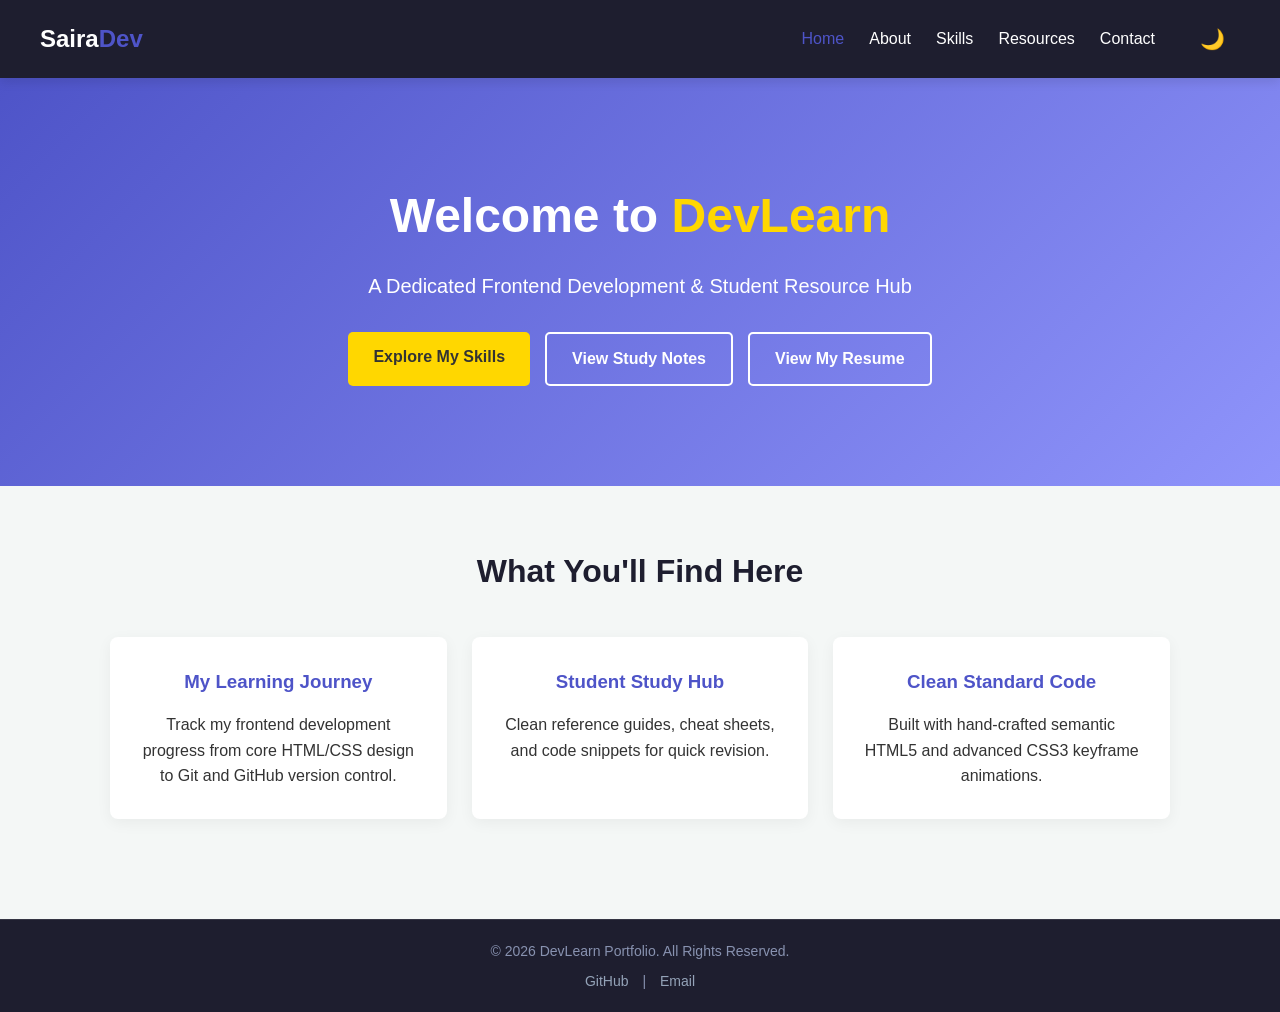
<file: index.html>
<!DOCTYPE html>
<html lang="en">

<head>
    <meta charset="UTF-8">
    <meta name="viewport" content="width=device-width, initial-scale=1.0">
    <title>Home - DevLearn Portfolio</title>
    <link rel="stylesheet" href="style.css">
</head>

<body>

    <!-- Header Navigation -->
    <header class="navbar">
        <div class="logo">Saira<span>Dev</span></div>
        <div class="nav-right-group">
            <!-- Hidden checkbox and hamburger label for pure CSS mobile menu toggle -->
            <input type="checkbox" id="menu-btn" class="menu-btn">
            <label for="menu-btn" class="hamburger">
                <span class="bar"></span>
                <span class="bar"></span>
                <span class="bar"></span>
            </label>


            <nav>
                <ul class="nav-links">
                    <li><a href="index.html" class="active">Home</a></li>
                    <li><a href="about.html">About</a></li>
                    <li><a href="skills.html">Skills</a></li>
                    <li><a href="resources.html">Resources</a></li>
                    <li><a href="contact.html">Contact</a></li>
                </ul>
            </nav>
            <!-- Pure CSS Dark Mode Toggle Checkbox & Icon -->
            <input type="checkbox" id="dark-btn" class="dark-btn">
            <label for="dark-btn" class="dark-icon" aria-label="Toggle dark mode">
                <span class="moon">🌙</span>
                <span class="sun">☀️</span>
            </label>
        </div>
    </header>

    <!-- Hero Section -->
    <section class="hero">
        <div class="hero-content">
            <h1>Welcome to <span class="highlight">DevLearn</span></h1>
            <p>A Dedicated Frontend Development & Student Resource Hub</p>
            <div class="btn-group">
                <a href="skills.html" class="btn primary-btn">Explore My Skills</a>
                <a href="resources.html" class="btn secondary-btn">View Study Notes</a>
                <a href="https://sayra26908.github.io/my-first-project/" class="btn secondary-btn" target="_blank">View
                    My Resume</a>
            </div>
        </div>
    </section>

    <!-- Quick Overview Section -->
    <section class="overview">
        <h2>What You'll Find Here</h2>
        <div class="overview-grid">
            <div class="overview-card">
                <h3>My Learning Journey</h3>
                <p>Track my frontend development progress from core HTML/CSS design to Git and GitHub version control.
                </p>
            </div>
            <div class="overview-card">
                <h3>Student Study Hub</h3>
                <p>Clean reference guides, cheat sheets, and code snippets for quick revision.</p>
            </div>
            <div class="overview-card">
                <h3>Clean Standard Code</h3>
                <p>Built with hand-crafted semantic HTML5 and advanced CSS3 keyframe animations.</p>
            </div>
        </div>
    </section>

    <!-- Footer with Social Links -->
    <footer class="site-footer">
        <p>&copy; 2026 DevLearn Portfolio. All Rights Reserved.</p>
        <div class="footer-socials">
            <a href="https://github.com/sayra26908" target="_blank">GitHub</a> |
            <a href="mailto:saira1235za@gmail.com">Email</a>
        </div>
    </footer>

</body>

</html>
</file>
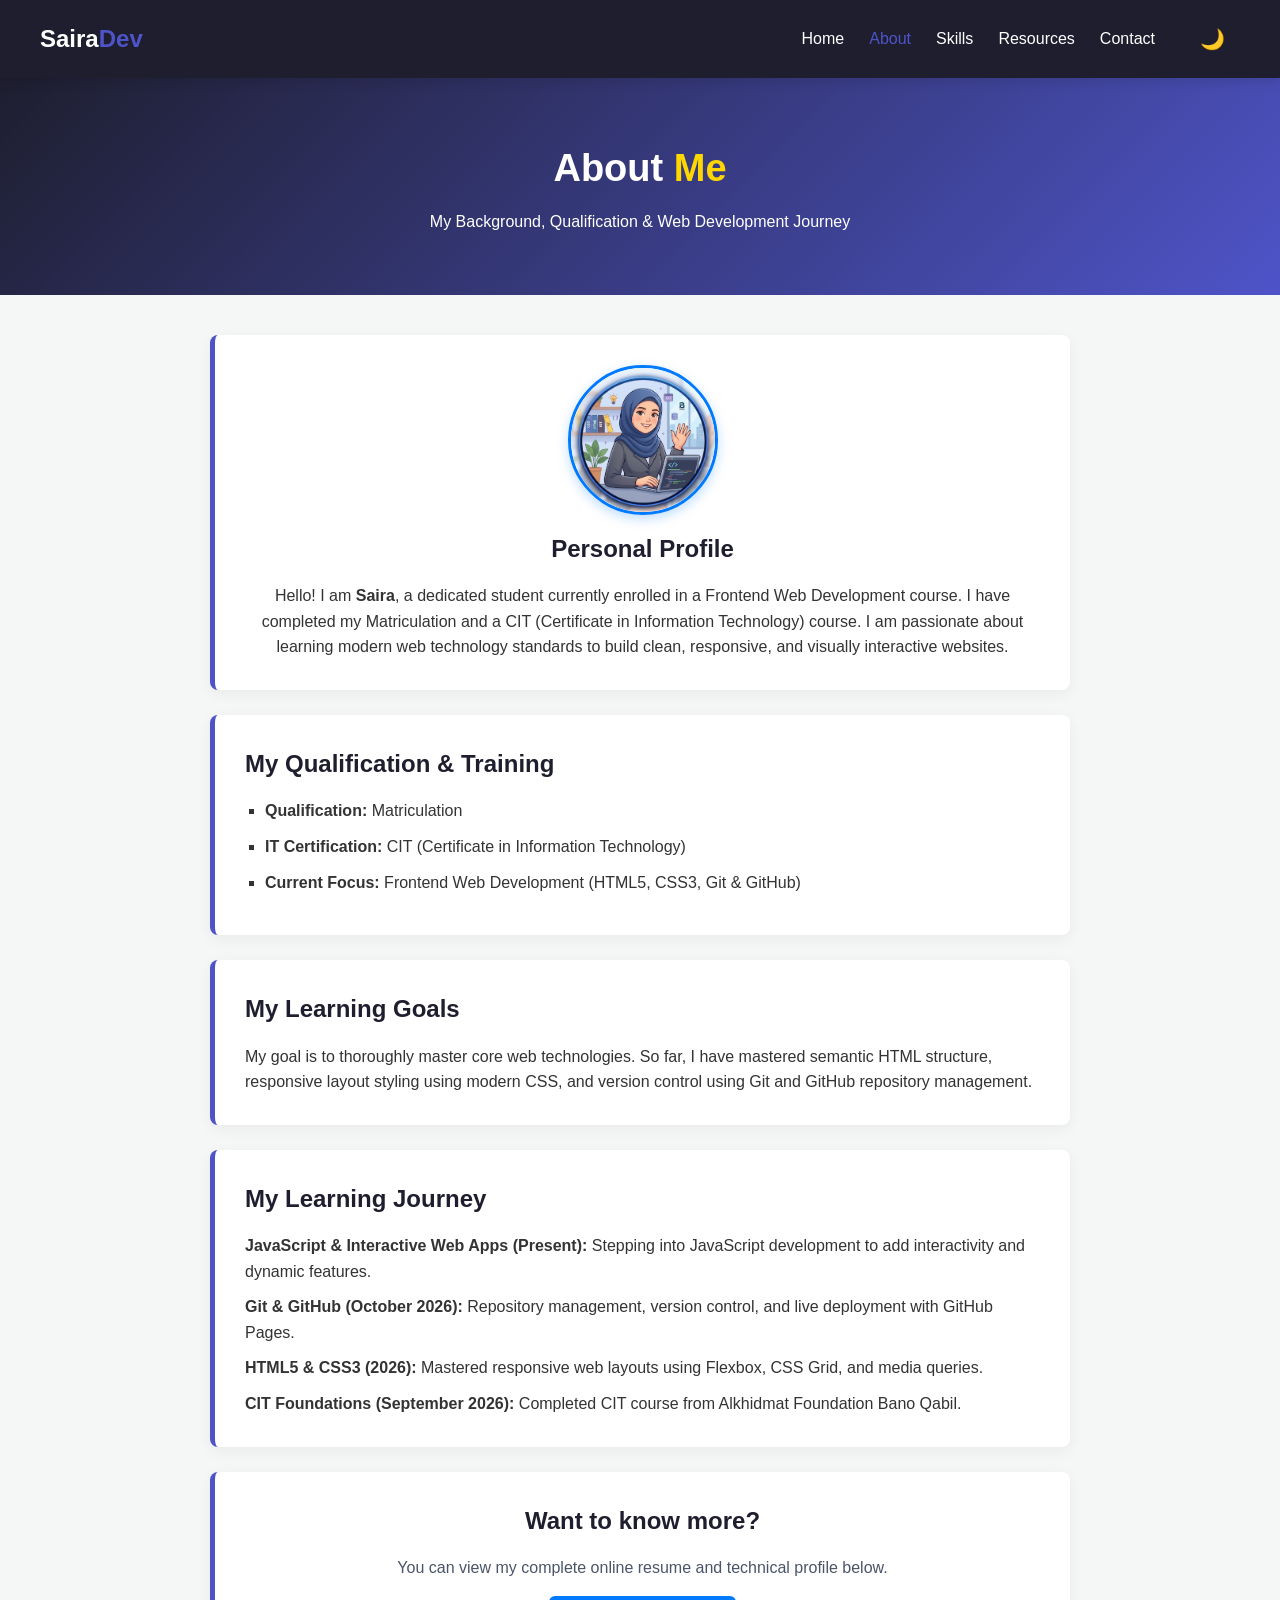
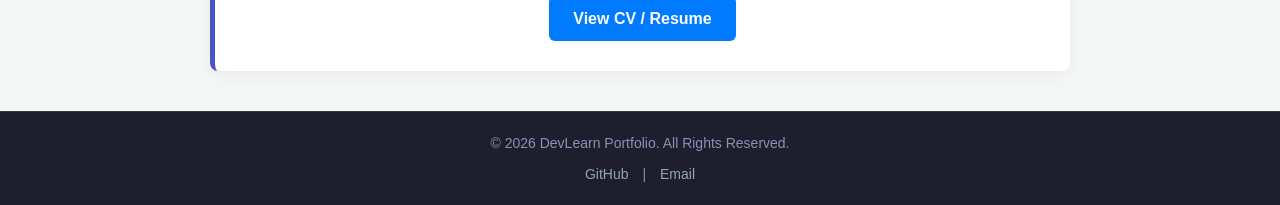
<file: about.html>
<!DOCTYPE html>
<html lang="en">

<head>
    <meta charset="UTF-8">
    <meta name="viewport" content="width=device-width, initial-scale=1.0">
    <title>About Me - DevLearn Portfolio</title>
    <link rel="stylesheet" href="style.css">
</head>

<body>

    <!-- Header Navigation -->
    <header class="navbar">
        <div class="logo">Saira<span>Dev</span></div>
        <div class="nav-right-group">
            <!-- Hidden checkbox and hamburger label for pure CSS mobile menu toggle -->
            <input type="checkbox" id="menu-btn" class="menu-btn">
            <label for="menu-btn" class="hamburger">
                <span class="bar"></span>
                <span class="bar"></span>
                <span class="bar"></span>
            </label>
            <nav>
                <ul class="nav-links">
                    <li><a href="index.html">Home</a></li>
                    <li><a href="about.html" class="active">About</a></li>
                    <li><a href="skills.html">Skills</a></li>
                    <li><a href="resources.html">Resources</a></li>
                    <li><a href="contact.html">Contact</a></li>
                </ul>
            </nav>
            <!-- Pure CSS Dark Mode Toggle Checkbox & Icon -->
            <input type="checkbox" id="dark-btn" class="dark-btn">
            <label for="dark-btn" class="dark-icon" aria-label="Toggle dark mode">
                <span class="moon">🌙</span>
                <span class="sun">☀️</span>
            </label>

    </header>

    <!-- Page Title Header -->
    <section class="page-header">
        <h1>About <span class="highlight">Me</span></h1>
        <p>My Background, Qualification & Web Development Journey</p>
    </section>

    <!-- About Detail Section -->
    <section class="about-container">

        <div class="about-card profile-card">
            <img src="./fa235d4a-0cde-44f4-909b-066ae76eba22.jpg" alt=" Saira - Female Developer Avatar"
                class="profile-avatar">
            <h2>Personal Profile</h2>
            <p>Hello! I am <strong>Saira</strong>, a dedicated student currently enrolled in a Frontend Web Development
                course. I have completed my Matriculation and a CIT (Certificate in Information Technology) course. I am
                passionate about learning modern web technology standards to build clean, responsive, and visually
                interactive websites.</p>
        </div>

        <div class="about-card">
            <h2>My Qualification & Training</h2>
            <ul>
                <li><strong>Qualification:</strong> Matriculation</li>
                <li><strong>IT Certification:</strong> CIT (Certificate in Information Technology)</li>
                <li><strong>Current Focus:</strong> Frontend Web Development (HTML5, CSS3, Git & GitHub)</li>
            </ul>
        </div>

        <div class="about-card">
            <h2>My Learning Goals</h2>
            <p>My goal is to thoroughly master core web technologies. So far, I have mastered semantic HTML structure,
                responsive layout styling using modern CSS, and version control using Git and GitHub repository
                management.</p>
        </div>

        <!-- : My Learning Journey -->
        <div class="about-card">
            <h2>My Learning Journey</h2>
            <p class="journey-item"><strong>JavaScript &amp; Interactive Web Apps (Present):</strong> Stepping into
                JavaScript development to add interactivity and dynamic features.</p>
            <p class="journey-item"><strong>Git &amp; GitHub (October 2026):</strong> Repository management, version
                control, and live deployment with GitHub Pages.</p>
            <p class="journey-item"><strong>HTML5 &amp; CSS3 (2026):</strong> Mastered responsive web layouts using
                Flexbox, CSS Grid, and media queries.</p>
            <p class="journey-item"><strong>CIT Foundations (September 2026):</strong> Completed CIT course from
                Alkhidmat Foundation Bano Qabil.</p>
        </div>

        <!-- View CV Card -->
        <div class="about-card cv-card">
            <h2>Want to know more?</h2>
            <p>You can view my complete online resume and technical profile below.</p>
            <a href="https://sayra26908.github.io/my-first-project/" target="_blank" class="download-btn">View CV /
                Resume</a>
        </div>

    </section>


    <!-- Footer with Social Links -->
    <footer class="site-footer">
        <p>&copy; 2026 DevLearn Portfolio. All Rights Reserved.</p>
        <div class="footer-socials">
            <a href="https://github.com/sayra26908" target="_blank">GitHub</a> |
            <a href="mailto:saira1235za@gmail.com">Email</a>
        </div>
    </footer>

</body>

</html>
</file>
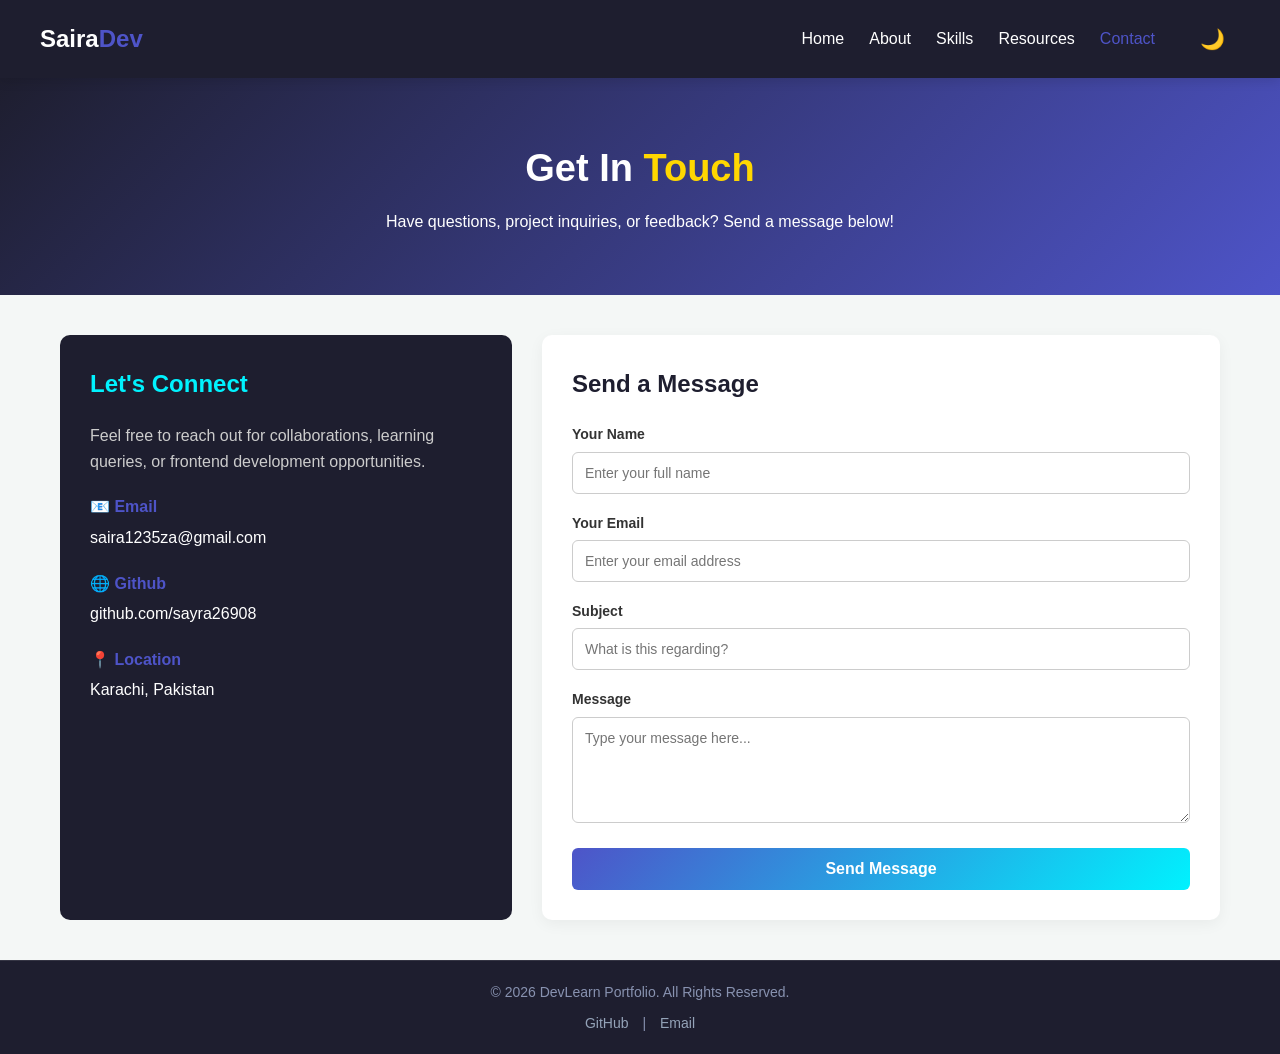
<file: contact.html>
<!DOCTYPE html>
<html lang="en">

<head>
    <meta charset="UTF-8">
    <meta name="viewport" content="width=device-width, initial-scale=1.0">
    <title>Contact Us - DevLearn</title>
    <link rel="stylesheet" href="style.css">
</head>

<body>

    <!-- Header Navigation -->
    <header class="navbar">
        <div class="logo">Saira<span>Dev</span></div>
        <div class="nav-right-group">
            <input type="checkbox" id="menu-btn" class="menu-btn">
            <label for="menu-btn" class="hamburger">
                <span class="bar"></span>
                <span class="bar"></span>
                <span class="bar"></span>
            </label>
            <nav>
                <ul class="nav-links">
                    <li><a href="index.html">Home</a></li>
                    <li><a href="about.html">About</a></li>
                    <li><a href="skills.html">Skills</a></li>
                    <li><a href="resources.html">Resources</a></li>
                    <li><a href="contact.html" class="active">Contact</a></li>
                </ul>
            </nav>
            <!-- Pure CSS Dark Mode Toggle Checkbox & Icon -->
            <input type="checkbox" id="dark-btn" class="dark-btn">
            <label for="dark-btn" class="dark-icon" aria-label="Toggle dark mode">
                <span class="moon">🌙</span>
                <span class="sun">☀️</span>
            </label>
        </div>
    </header>

    <!-- Page Title Header -->
    <section class="page-header">
        <h1>Get In <span class="highlight">Touch</span></h1>
        <p>Have questions, project inquiries, or feedback? Send a message below!</p>
    </section>

    <!-- Contact Section -->
    <section class="contact-container">

        <!-- Contact Info Box -->
        <div class="contact-info">
            <h2>Let's Connect</h2>
            <p>Feel free to reach out for collaborations, learning queries, or frontend development opportunities.</p>

            <div class="info-item">
                <h3>📧 Email</h3>
                <p><a href="mailto:saira1235za@gmail.com">saira1235za@gmail.com</a></p>
            </div>

            <div class="info-item">
                <h3>🌐 Github</h3>
                <p><a href="https://github.com/sayra26908" target="_blank">github.com/sayra26908</a></p>
            </div>

            <div class="info-item">
                <h3>📍 Location</h3>
                <p>Karachi, Pakistan</p>
            </div>
        </div>

        <!-- Contact Form -->
        <div class="contact-form-card">
            <h2>Send a Message</h2>
            <form action="#" method="POST" class="contact-form">
                <div class="form-group">
                    <label for="name">Your Name</label>
                    <input type="text" id="name" name="name" placeholder="Enter your full name" required>
                </div>

                <div class="form-group">
                    <label for="email">Your Email</label>
                    <input type="email" id="email" name="email" placeholder="Enter your email address" required>
                </div>

                <div class="form-group">
                    <label for="subject">Subject</label>
                    <input type="text" id="subject" name="subject" placeholder="What is this regarding?" required>
                </div>

                <div class="form-group">
                    <label for="message">Message</label>
                    <textarea id="message" name="message" rows="5" placeholder="Type your message here..."
                        required></textarea>
                </div>

                <button type="submit" class="btn-submit">Send Message</button>
            </form>
        </div>

    </section>

    <!-- Footer with Social Links -->
    <footer class="site-footer">
        <p>&copy; 2026 DevLearn Portfolio. All Rights Reserved.</p>
        <div class="footer-socials">
            <a href="https://github.com/sayra26908" target="_blank">GitHub</a> |
            <a href="mailto:saira1235za@gmail.com">Email</a>
        </div>
    </footer>

</body>

</html>
</file>
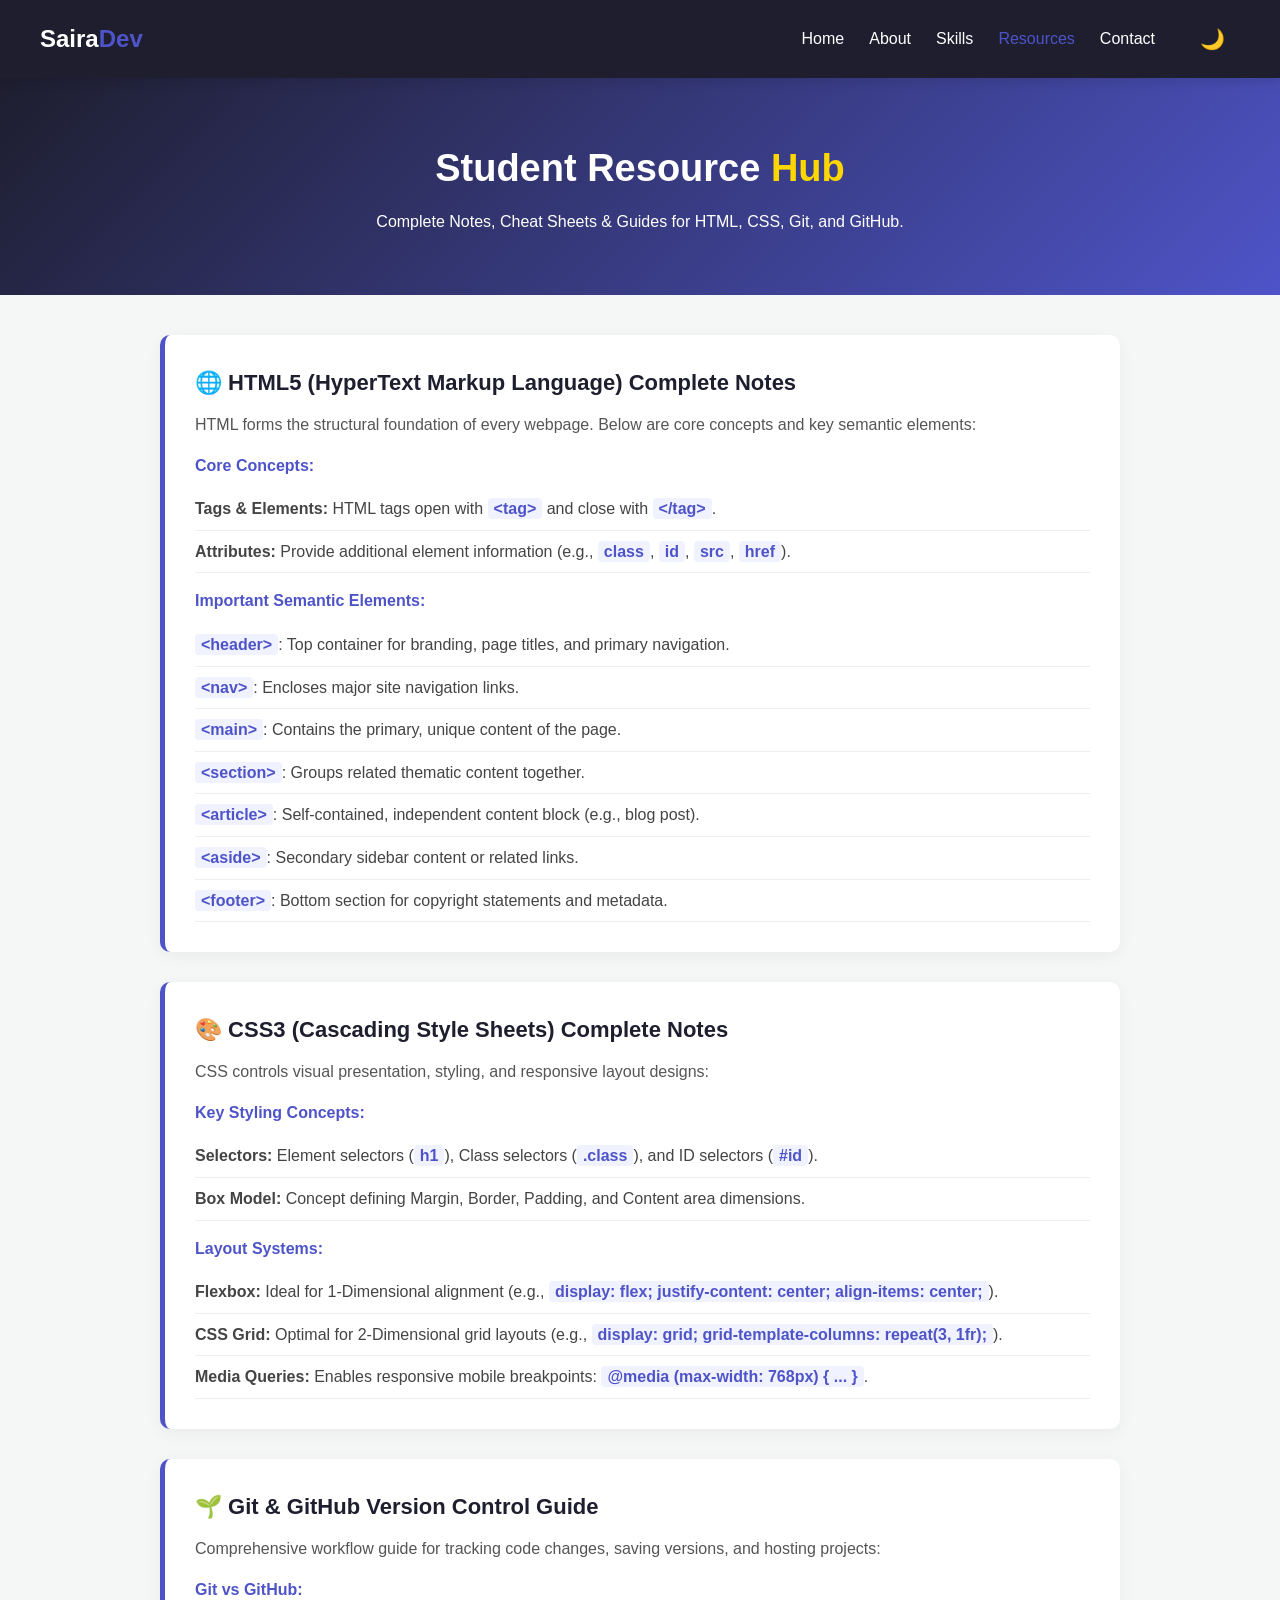
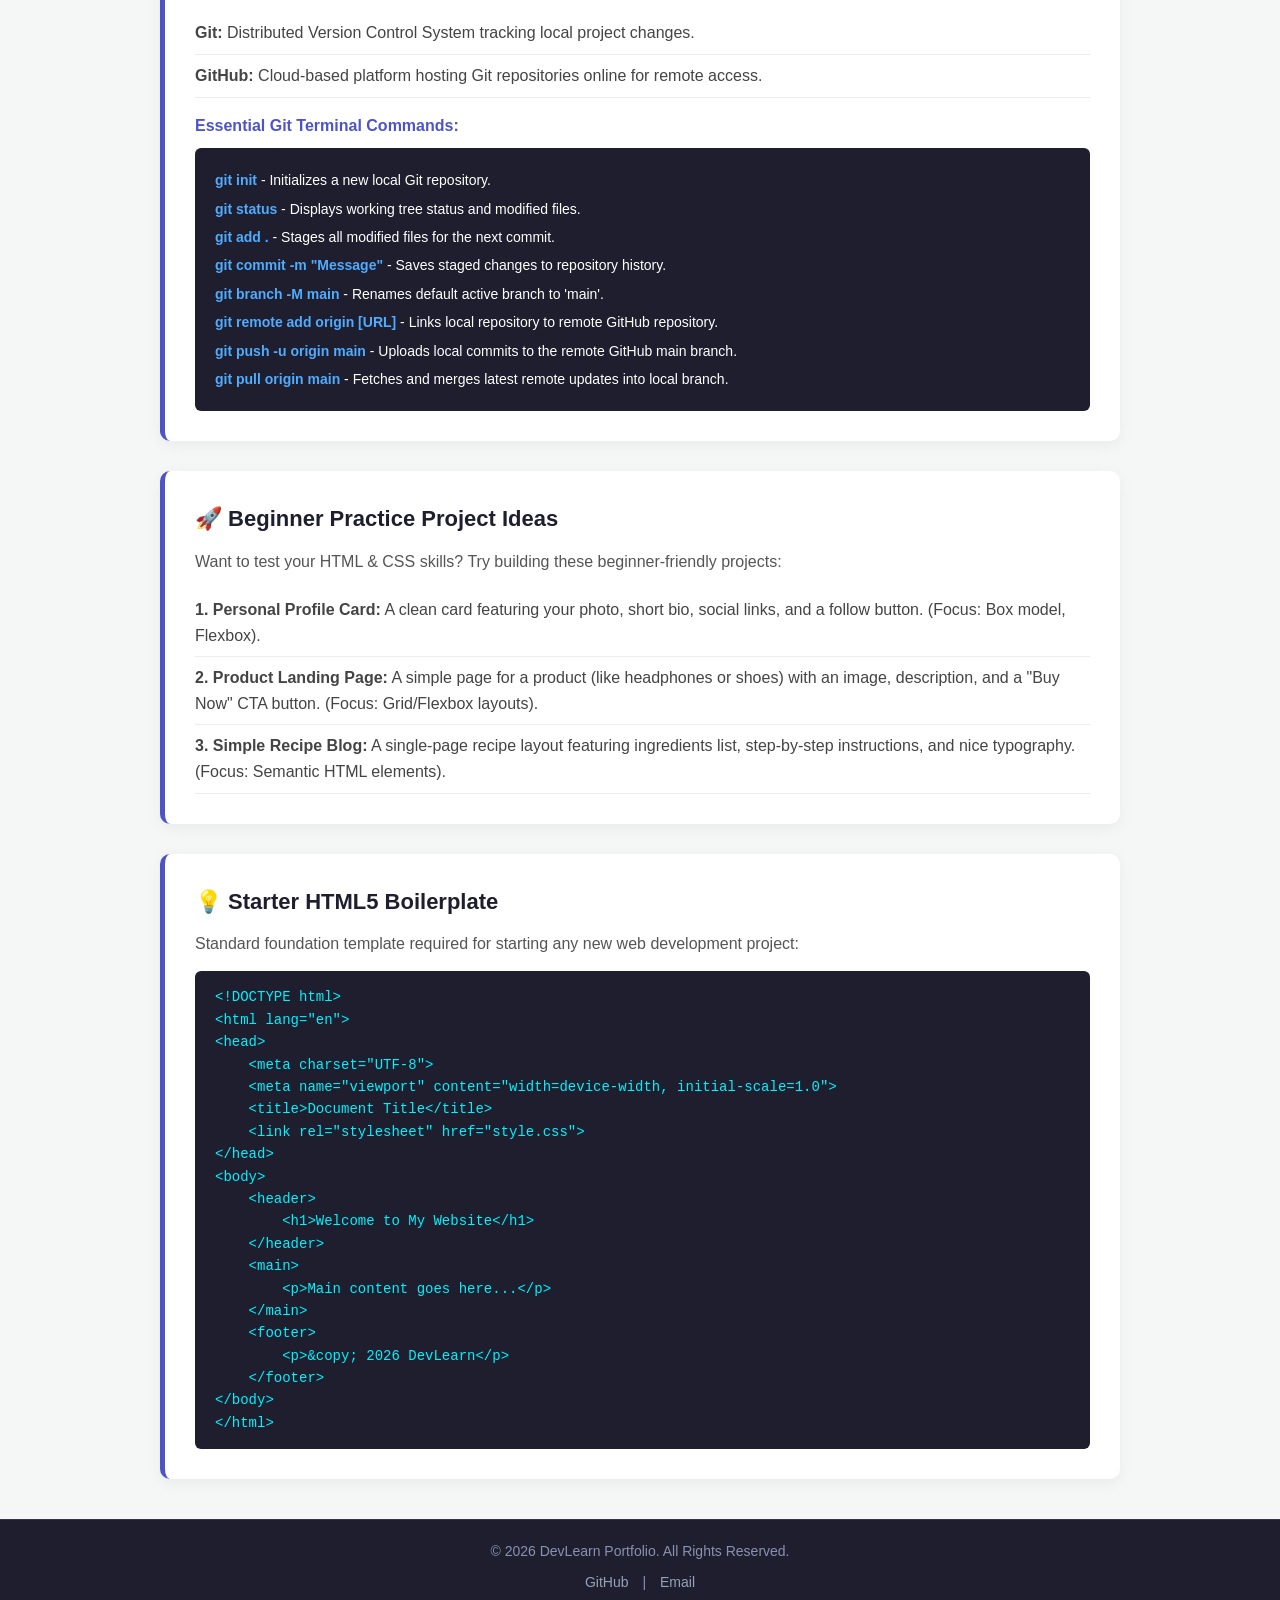
<file: resources.html>
<!DOCTYPE html>
<html lang="en">

<head>
    <meta charset="UTF-8">
    <meta name="viewport" content="width=device-width, initial-scale=1.0">
    <title>Student Resources Hub - DevLearn</title>
    <link rel="stylesheet" href="style.css">
</head>

<body>

    <!-- Header Navigation -->
    <header class="navbar">
        <div class="logo">Saira<span>Dev</span></div>
        <div class="nav-right-group">
            <!-- Hidden checkbox and hamburger label for pure CSS mobile menu toggle -->
            <input type="checkbox" id="menu-btn" class="menu-btn">
            <label for="menu-btn" class="hamburger">
                <span class="bar"></span>
                <span class="bar"></span>
                <span class="bar"></span>
            </label>
            <nav>
                <ul class="nav-links">
                    <li><a href="index.html">Home</a></li>
                    <li><a href="about.html">About</a></li>
                    <li><a href="skills.html">Skills</a></li>
                    <li><a href="resources.html" class="active">Resources</a></li>
                    <li><a href="contact.html">Contact</a></li>
                </ul>
            </nav>
            <!-- Pure CSS Dark Mode Toggle Checkbox & Icon -->
            <input type="checkbox" id="dark-btn" class="dark-btn">
            <label for="dark-btn" class="dark-icon" aria-label="Toggle dark mode">
                <span class="moon">🌙</span>
                <span class="sun">☀️</span>
            </label>
        </div>
    </header>

    <!-- Page Title Header -->
    <section class="page-header">
        <h1>Student Resource <span class="highlight">Hub</span></h1>
        <p>Complete Notes, Cheat Sheets & Guides for HTML, CSS, Git, and GitHub.</p>
    </section>

    <!-- Resource Content Section -->
    <section class="resources-container">

        <!-- 1. HTML5 COMPLETE GUIDE -->
        <div class="resource-card">
            <h2>🌐 HTML5 (HyperText Markup Language) Complete Notes</h2>
            <p>HTML forms the structural foundation of every webpage. Below are core concepts and key semantic elements:
            </p>

            <h3>Core Concepts:</h3>
            <ul class="resource-list">
                <li><strong>Tags &amp; Elements:</strong> HTML tags open with <code>&lt;tag&gt;</code> and close with
                    <code>&lt;/tag&gt;</code>.
                </li>
                <li><strong>Attributes:</strong> Provide additional element information (e.g., <code>class</code>,
                    <code>id</code>, <code>src</code>, <code>href</code>).
                </li>
            </ul>

            <h3>Important Semantic Elements:</h3>
            <ul class="resource-list">
                <li><code>&lt;header&gt;</code>: Top container for branding, page titles, and primary navigation.</li>
                <li><code>&lt;nav&gt;</code>: Encloses major site navigation links.</li>
                <li><code>&lt;main&gt;</code>: Contains the primary, unique content of the page.</li>
                <li><code>&lt;section&gt;</code>: Groups related thematic content together.</li>
                <li><code>&lt;article&gt;</code>: Self-contained, independent content block (e.g., blog post).</li>
                <li><code>&lt;aside&gt;</code>: Secondary sidebar content or related links.</li>
                <li><code>&lt;footer&gt;</code>: Bottom section for copyright statements and metadata.</li>
            </ul>
        </div>

        <!-- 2. CSS3 COMPLETE GUIDE -->
        <div class="resource-card">
            <h2>🎨 CSS3 (Cascading Style Sheets) Complete Notes</h2>
            <p>CSS controls visual presentation, styling, and responsive layout designs:</p>

            <h3>Key Styling Concepts:</h3>
            <ul class="resource-list">
                <li><strong>Selectors:</strong> Element selectors (<code>h1</code>), Class selectors
                    (<code>.class</code>), and ID selectors (<code>#id</code>).</li>
                <li><strong>Box Model:</strong> Concept defining Margin, Border, Padding, and Content area dimensions.
                </li>
            </ul>

            <h3>Layout Systems:</h3>
            <ul class="resource-list">
                <li><strong>Flexbox:</strong> Ideal for 1-Dimensional alignment (e.g.,
                    <code>display: flex; justify-content: center; align-items: center;</code>).
                </li>
                <li><strong>CSS Grid:</strong> Optimal for 2-Dimensional grid layouts (e.g.,
                    <code>display: grid; grid-template-columns: repeat(3, 1fr);</code>).
                </li>
                <li><strong>Media Queries:</strong> Enables responsive mobile breakpoints:
                    <code>@media (max-width: 768px) { ... }</code>.
                </li>
            </ul>
        </div>

        <!-- 3. GIT & GITHUB COMPLETE GUIDE -->
        <div class="resource-card">
            <h2>🌱 Git &amp; GitHub Version Control Guide</h2>
            <p>Comprehensive workflow guide for tracking code changes, saving versions, and hosting projects:</p>

            <h3>Git vs GitHub:</h3>
            <ul class="resource-list">
                <li><strong>Git:</strong> Distributed Version Control System tracking local project changes.</li>
                <li><strong>GitHub:</strong> Cloud-based platform hosting Git repositories online for remote access.
                </li>
            </ul>

            <h3>Essential Git Terminal Commands:</h3>
            <div class="code-box">
                <p><code>git init</code> - Initializes a new local Git repository.</p>
                <p><code>git status</code> - Displays working tree status and modified files.</p>
                <p><code>git add .</code> - Stages all modified files for the next commit.</p>
                <p><code>git commit -m "Message"</code> - Saves staged changes to repository history.</p>
                <p><code>git branch -M main</code> - Renames default active branch to 'main'.</p>
                <p><code>git remote add origin [URL]</code> - Links local repository to remote GitHub repository.</p>
                <p><code>git push -u origin main</code> - Uploads local commits to the remote GitHub main branch.</p>
                <p><code>git pull origin main</code> - Fetches and merges latest remote updates into local branch.</p>
            </div>
        </div>

        <!-- 4. STUDENT PRACTICE PROJECT IDEAS -->
        <div class="resource-card">
            <h2>🚀 Beginner Practice Project Ideas</h2>
            <p>Want to test your HTML &amp; CSS skills? Try building these beginner-friendly projects:</p>

            <ul class="resource-list">
                <li><strong>1. Personal Profile Card:</strong> A clean card featuring your photo, short bio, social
                    links, and a follow button. (Focus: Box model, Flexbox).</li>
                <li><strong>2. Product Landing Page:</strong> A simple page for a product (like headphones or shoes)
                    with an image, description, and a "Buy Now" CTA button. (Focus: Grid/Flexbox layouts).</li>
                <li><strong>3. Simple Recipe Blog:</strong> A single-page recipe layout featuring ingredients list,
                    step-by-step instructions, and nice typography. (Focus: Semantic HTML elements).</li>
            </ul>
        </div>

        <!-- 5. HTML BOILERPLATE TEMPLATE -->
        <div class="resource-card">
            <h2>💡 Starter HTML5 Boilerplate</h2>
            <p>Standard foundation template required for starting any new web development project:</p>
            <pre class="code-block">
&lt;!DOCTYPE html&gt;
&lt;html lang="en"&gt;
&lt;head&gt;
    &lt;meta charset="UTF-8"&gt;
    &lt;meta name="viewport" content="width=device-width, initial-scale=1.0"&gt;
    &lt;title&gt;Document Title&lt;/title&gt;
    &lt;link rel="stylesheet" href="style.css"&gt;
&lt;/head&gt;
&lt;body&gt;
    &lt;header&gt;
        &lt;h1&gt;Welcome to My Website&lt;/h1&gt;
    &lt;/header&gt;
    &lt;main&gt;
        &lt;p&gt;Main content goes here...&lt;/p&gt;
    &lt;/main&gt;
    &lt;footer&gt;
        &lt;p&gt;&amp;copy; 2026 DevLearn&lt;/p&gt;
    &lt;/footer&gt;
&lt;/body&gt;
&lt;/html&gt;</pre>
        </div>

    </section>

    <!-- Footer with Social Links -->
    <footer class="site-footer">
        <p>&copy; 2026 DevLearn Portfolio. All Rights Reserved.</p>
        <div class="footer-socials">
            <a href="https://github.com/sayra26908" target="_blank">GitHub</a> |
            <a href="mailto:saira1235za@gmail.com">Email</a>
        </div>
    </footer>

</body>

</html>
</file>
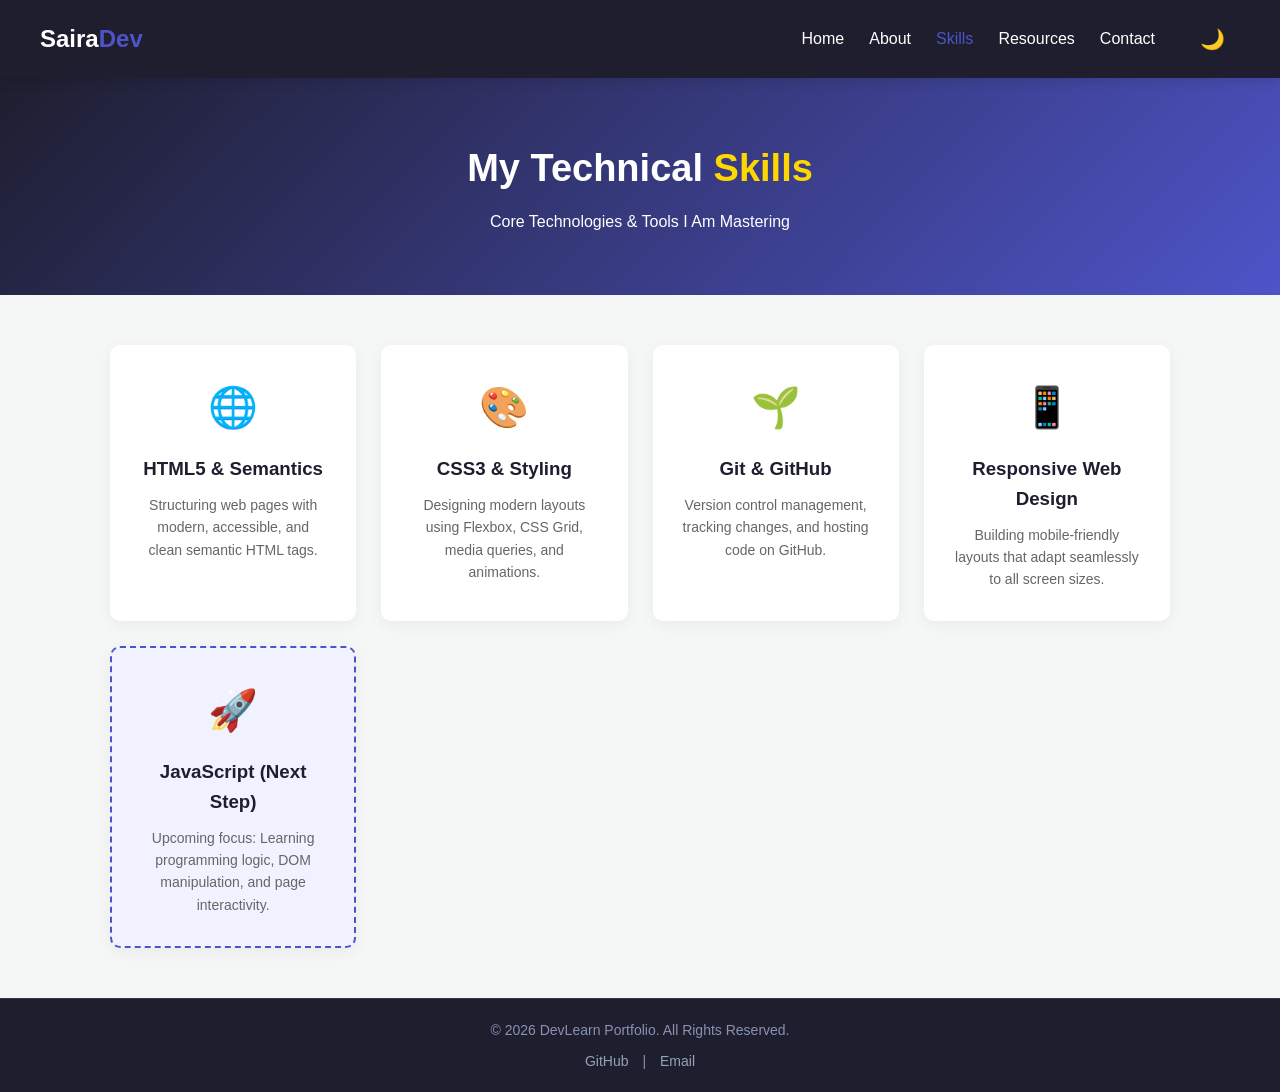
<file: skills.html>
<!DOCTYPE html>
<html lang="en">

<head>
    <meta charset="UTF-8">
    <meta name="viewport" content="width=device-width, initial-scale=1.0">
    <title>Skills - DevLearn Portfolio</title>
    <link rel="stylesheet" href="style.css">
</head>

<body>

    <!-- Header Navigation -->
    <header class="navbar">
        <div class="logo">Saira<span>Dev</span></div>
        <div class="nav-right-group">
            <!-- Hidden checkbox and hamburger label for pure CSS mobile menu toggle -->
            <input type="checkbox" id="menu-btn" class="menu-btn">
            <label for="menu-btn" class="hamburger">
                <span class="bar"></span>
                <span class="bar"></span>
                <span class="bar"></span>
            </label>
            <nav>
                <ul class="nav-links">
                    <li><a href="index.html">Home</a></li>
                    <li><a href="about.html">About</a></li>
                    <li><a href="skills.html" class="active">Skills</a></li>
                    <li><a href="resources.html">Resources</a></li>
                    <li><a href="contact.html">Contact</a></li>
                </ul>
            </nav>
            <!-- Pure CSS Dark Mode Toggle Checkbox & Icon -->
            <input type="checkbox" id="dark-btn" class="dark-btn">
            <label for="dark-btn" class="dark-icon" aria-label="Toggle dark mode">
                <span class="moon">🌙</span>
                <span class="sun">☀️</span>
            </label>
        </div>
    </header>

    <!-- Page Title Header -->
    <section class="page-header">
        <h1>My Technical <span class="highlight">Skills</span></h1>
        <p>Core Technologies & Tools I Am Mastering</p>
    </section>

    <!-- Skills Grid Section -->
    <section class="skills-container">
        <div class="skills-grid">
            <div class="skill-card">
                <div class="skill-icon">🌐</div>
                <h3>HTML5 & Semantics</h3>
                <p>Structuring web pages with modern, accessible, and clean semantic HTML tags.</p>
            </div>

            <div class="skill-card">
                <div class="skill-icon">🎨</div>
                <h3>CSS3 & Styling</h3>
                <p>Designing modern layouts using Flexbox, CSS Grid, media queries, and animations.</p>
            </div>

            <div class="skill-card">
                <div class="skill-icon">🌱</div>
                <h3>Git & GitHub</h3>
                <p>Version control management, tracking changes, and hosting code on GitHub.</p>
            </div>

            <div class="skill-card">
                <div class="skill-icon">📱</div>
                <h3>Responsive Web Design</h3>
                <p>Building mobile-friendly layouts that adapt seamlessly to all screen sizes.</p>
            </div>

            <div class="skill-card upcoming-skill">
                <div class="skill-icon">🚀</div>
                <h3>JavaScript (Next Step)</h3>
                <p>Upcoming focus: Learning programming logic, DOM manipulation, and page interactivity.</p>
            </div>
        </div>
    </section>

    <!-- Footer with Social Links -->
    <footer class="site-footer">
        <p>&copy; 2026 DevLearn Portfolio. All Rights Reserved.</p>
        <div class="footer-socials">
            <a href="https://github.com/sayra26908" target="_blank">GitHub</a> |
            <a href="mailto:saira1235za@gmail.com">Email</a>
        </div>
    </footer>

</body>

</html>
</file>
<file: style.css>
/* Global Reset & Styling */
* {
    margin: 0;
    padding: 0;
    box-sizing: border-box;
    font-family: 'Segoe UI', Tahoma, Geneva, Verdana, sans-serif;
}

body {
    background-color: #f4f7f6;
    color: #333;
    line-height: 1.6;
}

/* Header & Navigation */
.navbar {
    display: flex;
    justify-content: space-between;
    align-items: center;
    background: #1e1e2f;
    padding: 20px 40px;
    color: white;
    position: sticky;
    top: 0;
    z-index: 1000;
    box-shadow: 0 4px 10px rgba(0, 0, 0, 0.1);
}

.logo {
    font-size: 24px;
    font-weight: bold;
}

.logo span {
    color: #4e54c8;
}

.nav-links {
    list-style: none;
    display: flex;
    gap: 30px;
    align-items: center;
}

.nav-links a {
    text-decoration: none;
    color: #fff;
    font-weight: 500;
    transition: color 0.3s ease;
}

.nav-links a:hover,
.nav-links a.active {
    color: #4e54c8;
}

/* Hero Section with Animation */
.hero {
    background: linear-gradient(135deg, #4e54c8, #8f94fb);
    color: white;
    text-align: center;
    padding: 100px 20px;
    animation: fadeIn 1.5s ease-in-out;
}

.hero-content h1 {
    font-size: 48px;
    margin-bottom: 15px;
}

.hero-content .highlight {
    color: #ffd700;
}

.hero-content p {
    font-size: 20px;
    margin-bottom: 30px;
}

.btn-group {
    display: flex;
    justify-content: center;
    gap: 15px;
}

.btn {
    display: inline-block;
    padding: 12px 25px;
    border-radius: 5px;
    text-decoration: none;
    font-weight: bold;
    transition: transform 0.3s ease, box-shadow 0.3s ease;
}

.primary-btn {
    background-color: #ffd700;
    color: #333;
}

.secondary-btn {
    background-color: transparent;
    border: 2px solid white;
    color: white;
}

.btn:hover {
    transform: translateY(-3px);
    box-shadow: 0 8px 15px rgba(0, 0, 0, 0.2);
}

/* Overview Section */
.overview {
    padding: 60px 20px;
    text-align: center;
    max-width: 1100px;
    margin: 0 auto;
}

.overview h2 {
    font-size: 32px;
    margin-bottom: 40px;
    color: #1e1e2f;
}

.overview-grid {
    display: grid;
    grid-template-columns: repeat(auto-fit, minmax(300px, 1fr));
    gap: 25px;
}

.overview-card {
    background: white;
    padding: 30px;
    border-radius: 8px;
    box-shadow: 0 4px 15px rgba(0, 0, 0, 0.05);
    transition: transform 0.3s ease, box-shadow 0.3s ease;
}

.overview-card:hover {
    transform: translateY(-5px);
    box-shadow: 0 10px 25px rgba(0, 0, 0, 0.1);
}

.overview-card h3 {
    margin-bottom: 15px;
    color: #4e54c8;
}

/* Page Header Section (For About, Skills, etc.) */
.page-header {
    background: linear-gradient(135deg, #1e1e2f, #4e54c8);
    color: white;
    text-align: center;
    padding: 60px 20px;
}

.page-header h1 {
    font-size: 38px;
    margin-bottom: 10px;
}

.page-header .highlight {
    color: #ffd700;
}

/* About Container & Cards */
.about-container {
    max-width: 900px;
    margin: 40px auto;
    padding: 0 20px;
    display: flex;
    flex-direction: column;
    gap: 25px;
}

.about-card {
    background: white;
    padding: 30px;
    border-radius: 8px;
    box-shadow: 0 4px 15px rgba(0, 0, 0, 0.05);
    border-left: 5px solid #4e54c8;
    transition: transform 0.3s ease;
}

.about-card:hover {
    transform: translateX(5px);
}

.about-card h2 {
    color: #1e1e2f;
    margin-bottom: 15px;
}

.about-card ul {
    list-style: square;
    padding-left: 20px;
}

.about-card ul li {
    margin-bottom: 10px;
}

/* Footer */
footer {
    text-align: center;
    background: #1e1e2f;
    color: white;
    padding: 20px;
    margin-top: 50px;
}

/* Keyframe Animations */
@keyframes fadeIn {
    from {
        opacity: 0;
        transform: translateY(-20px);
    }

    to {
        opacity: 1;
        transform: translateY(0);
    }
}

/* Skills Page Styling */
.skills-container {
    max-width: 1100px;
    margin: 50px auto;
    padding: 0 20px;
}

.skills-grid {
    display: grid;
    grid-template-columns: repeat(auto-fit, minmax(240px, 1fr));
    gap: 25px;
}

.skill-card {
    background: white;
    padding: 30px;
    border-radius: 10px;
    text-align: center;
    box-shadow: 0 4px 15px rgba(0, 0, 0, 0.05);
    transition: transform 0.3s ease, box-shadow 0.3s ease;
}

.skill-card:hover {
    transform: translateY(-8px);
    box-shadow: 0 12px 20px rgba(78, 84, 200, 0.15);
}

.skill-icon {
    font-size: 40px;
    margin-bottom: 15px;
}

.skill-card h3 {
    color: #1e1e2f;
    margin-bottom: 10px;
}

.skill-card p {
    color: #666;
    font-size: 14px;
}

/* Upcoming JavaScript Skill Card Styling */
.upcoming-skill {
    border: 2px dashed #4e54c8;
    background: #f0f2ff;
}

/* Resources Page Styling */
.resources-container {
    max-width: 1000px;
    margin: 40px auto;
    padding: 0 20px;
    display: flex;
    flex-direction: column;
    gap: 30px;
}

.resource-card {
    background: white;
    padding: 30px;
    border-radius: 10px;
    box-shadow: 0 4px 15px rgba(0, 0, 0, 0.05);
    border-left: 5px solid #4e54c8;
}

.resource-card h2 {
    color: #1e1e2f;
    margin-bottom: 12px;
    font-size: 22px;
}

.resource-card h3 {
    color: #4e54c8;
    margin: 15px 0 10px 0;
    font-size: 16px;
}

.resource-card p {
    color: #555;
    margin-bottom: 15px;
    line-height: 1.6;
}

.resource-list {
    list-style-type: none;
    padding: 0;
}

.resource-list li {
    padding: 8px 0;
    border-bottom: 1px solid #eee;
    color: #444;
}

.resource-list code {
    background: #f0f2ff;
    color: #4e54c8;
    padding: 2px 6px;
    border-radius: 4px;
    font-weight: bold;
}

/* Code Boxes Styling */
.code-box,
.code-block {
    background: #1e1e2f;
    color: #00f2fe;
    padding: 15px 20px;
    border-radius: 6px;
    font-family: 'Courier New', Courier, monospace;
    font-size: 14px;
    overflow-x: auto;
    line-height: 1.6;
}

.code-box p {
    margin: 6px 0;
    color: #fff;
}

.code-box code {
    color: #4facfe;
    font-weight: bold;
}

/* Contact Page Styling */
.contact-container {
    width: 100%;
    max-width: 1200px;
    margin: 40px auto;
    padding: 0 20px;
    display: grid;
    grid-template-columns: 1fr 1.5fr;
    gap: 30px;
    justify-content: center;
}


.contact-info {
    background: #1e1e2f;
    color: white;
    padding: 30px;
    border-radius: 10px;
    display: flex;
    flex-direction: column;
    gap: 20px;
}

.contact-info h2 {
    color: #00f2fe;
    font-size: 24px;
}

.contact-info p {
    color: #ccc;
    line-height: 1.6;
}

.info-item h3 {
    color: #4e54c8;
    font-size: 16px;
    margin-bottom: 5px;
}

.info-item p {
    color: #fff;
    font-weight: 500;
}

.contact-form-card {
    background: white;
    padding: 30px;
    border-radius: 10px;
    box-shadow: 0 4px 15px rgba(0, 0, 0, 0.05);
}

.contact-form-card h2 {
    color: #1e1e2f;
    margin-bottom: 20px;
}

.form-group {
    margin-bottom: 18px;
}

.form-group label {
    display: block;
    margin-bottom: 6px;
    color: #333;
    font-weight: bold;
    font-size: 14px;
}

.form-group input,
.form-group textarea {
    width: 100%;
    padding: 12px;
    border: 1px solid #ccc;
    border-radius: 6px;
    font-size: 14px;
    font-family: inherit;
    transition: border-color 0.3s ease;
}

.form-group input:focus,
.form-group textarea:focus {
    outline: none;
    border-color: #4e54c8;
}

.btn-submit {
    background: linear-gradient(135deg, #4e54c8, #00f2fe);
    color: white;
    padding: 12px 25px;
    border: none;
    border-radius: 6px;
    font-size: 16px;
    font-weight: bold;
    cursor: pointer;
    transition: opacity 0.3s ease;
    width: 100%;
}

.btn-submit:hover {
    opacity: 0.9;
}

/* ---  Smooth Hover Animation for Buttons --- */
.btn {
    transition: transform 0.3s ease, box-shadow 0.3s ease;
}

.btn:hover {
    transform: translateY(-3px);
    box-shadow: 0 6px 15px rgba(0, 242, 254, 0.3);
}

/* --- Clean Footer Style --- */
.site-footer {
    text-align: center;
    padding: 20px 0;
    margin-top: 40px;
    border-top: 1px solid rgba(255, 255, 255, 0.1);
    color: #8892b0;
    font-size: 14px;
}

.journey-item {
    margin-top: 10px;
}

/* --- Footer Social Links Styling --- */
.site-footer .footer-socials {
    margin-top: 8px;
}

.site-footer .footer-socials a {
    color: #94a3b8;
    margin: 0 10px;
    text-decoration: none;
    transition: color 0.3s ease;
}

.site-footer .footer-socials a:hover {
    color: #007bff;
}

/* --- Download/View CV Card Styling --- */
.cv-card {
    text-align: center;
}

.cv-card p {
    margin-bottom: 15px;
    color: #4a5568;
}

.download-btn {
    display: inline-block;
    background-color: #007bff;
    color: #ffffff;
    padding: 10px 24px;
    border-radius: 6px;
    text-decoration: none;
    font-weight: bold;
    transition: background-color 0.3s ease;
}

.download-btn:hover {
    background-color: #0056b3;
}

/* --- Contact Page Link Styling --- */
.contact-info a {
    color: #ffffff;
    text-decoration: none;
    transition: color 0.3s ease;
}

.contact-info a:hover {
    color: #007bff;
    text-decoration: underline;
}

/* --- Personal Profile Card & Avatar Styling --- */
.profile-card {
    text-align: center;
}

.profile-avatar {
    width: 150px;
    height: 150px;
    border-radius: 50%;
    border: 3px solid #007bff;
    box-shadow: 0 4px 12px rgba(0, 123, 255, 0.25);
    object-fit: cover;
    margin: 0 auto 15px auto;
    display: block;
}

/* Hide the checkbox from the screen */
.menu-btn {
    display: none;
}

/* Hamburger Icon Styling */
.hamburger {
    display: none;
    flex-direction: column;
    cursor: pointer;
    gap: 5px;
}

.hamburger .bar {
    width: 25px;
    height: 3px;
    background-color: #ffffff;
    border-radius: 2px;
    transition: all 0.3s ease;
}

/* ==========================================
   PURE CSS DARK MODE (NO JAVASCRIPT)
   ========================================== */

/* Hide the dark mode checkbox */
.dark-btn {
    display: none;
}

/* Dark Mode Toggle Icon Styling */
.dark-icon {
    cursor: pointer;
    font-size: 20px;
    margin-left: auto;
    margin-right: 15px;
    display: flex;
    align-items: center;
    justify-content: center;
    transition: transform 0.3s ease;
}

.dark-icon:hover {
    transform: scale(1.1);
}

/* Default state: Show Moon, Hide Sun */
.dark-icon .sun {
    display: none;
}

/* When checked: Show Sun, Hide Moon */
#dark-btn:checked~.dark-icon .moon {
    display: none;
}

#dark-btn:checked~.dark-icon .sun {
    display: inline;
}

/* --- Global Dark Theme Changes using :has() --- */
body:has(#dark-btn:checked) {
    background-color: #121212;
    color: #e0e0e0;
}

body:has(#dark-btn:checked) .overview-card,
body:has(#dark-btn:checked) .about-card,
body:has(#dark-btn:checked) .skill-card,
body:has(#dark-btn:checked) .resource-card,
body:has(#dark-btn:checked) .contact-form-card {
    background: #1e1e2f;
    color: #e0e0e0;
    box-shadow: 0 4px 15px rgba(0, 0, 0, 0.4);
}

body:has(#dark-btn:checked) .overview-card h3,
body:has(#dark-btn:checked) .about-card h2,
body:has(#dark-btn:checked) .skill-card h3,
body:has(#dark-btn:checked) .resource-card h2,
body:has(#dark-btn:checked) .contact-form-card h2 {
    color: #00f2fe;
}

body:has(#dark-btn:checked) .overview-card p,
body:has(#dark-btn:checked) .about-card p,
body:has(#dark-btn:checked) .skill-card p,
body:has(#dark-btn:checked) .resource-card p,
body:has(#dark-btn:checked) .contact-form-card p,
body:has(#dark-btn:checked) .about-card ul li {
    color: #b0c4de;
}

body:has(#dark-btn:checked) .form-group input,
body:has(#dark-btn:checked) .form-group textarea {
    background-color: #2a2a3e;
    color: #fff;
    border-color: #444;
}

/* Dark Mode Toggle Icon Styling */
.dark-icon {
    cursor: pointer;
    font-size: 20px;
    margin-left: 20px;
    display: flex;
    align-items: center;
    justify-content: center;
    transition: transform 0.3s ease;
}

.dark-icon:hover {
    transform: scale(1.1);
}

/* Navbar Right Group Wrapper */
.nav-right-group {
    display: flex;
    align-items: center;
    gap: 25px;
    /* Links aur moon icon ke darmiyan fasla */
    margin-left: auto;
    /* Poori group ko utha kar right side par kar dega */
}

.nav-links {
    display: flex;
    list-style: none;
    gap: 25px;
}

/* Dark Mode Icon Styling */
.dark-btn {
    display: none;
}

.dark-icon {
    cursor: pointer;
    font-size: 20px;
    display: flex;
    align-items: center;
    justify-content: center;
    transition: transform 0.3s ease;
}

.dark-icon:hover {
    transform: scale(1.1);
}

.dark-icon .sun {
    display: none;
}

#dark-btn:checked~.dark-icon .moon {
    display: none;
}

#dark-btn:checked~.dark-icon .sun {
    display: inline;
}

/* ==========================================
   COMPLETE RESPONSIVE DESIGN (MEDIA QUERIES)
   ========================================== */

/* 1. Laptops & Large Tablets (max-width: 992px) */

@media (max-width: 992px) {
    .contact-container {
        grid-template-columns: 1fr;
        gap: 20px;
        padding: 20px;
    }

    .about-container,
    .skills-container,
    .resources-container {
        padding: 20px;
    }
}


/* 2. Tablets & Small Screens (max-width: 768px) */
@media (max-width: 768px) {
    .navbar {
        display: flex;
        position: relative;
        padding: 15px 20px;
        justify-content: space-between;
        /* Mobile view mein bhi right side par rakhne ke liye */
        align-items: center;
    }

    .hamburger {
        display: flex;
        margin-left: auto;
        cursor: pointer;
    }

    /* Menu initially hidden off-screen */
    .nav-links {
        position: absolute;
        top: 70px;
        right: -100%;
        width: 220px;
        background-color: #1e1e2f;
        flex-direction: column;
        padding: 20px;
        border-radius: 8px;
        box-shadow: 0 10px 20px rgba(0, 0, 0, 0.4);
        gap: 20px;
        transition: right 0.4s ease;
        z-index: 1001;
    }

    /* --- Toggle Menu when Checkbox is Checked --- */
    .menu-btn:checked~nav .nav-links {
        right: 20px;
    }

    /* Transform Hamburger Icon to 'X' (Cross) when Checked */
    .menu-btn:checked~.hamburger .bar:nth-child(1) {
        transform: translateY(8px) rotate(45deg);
    }

    .menu-btn:checked~.hamburger .bar:nth-child(2) {
        opacity: 0;
    }

    .menu-btn:checked~.hamburger .bar:nth-child(3) {
        transform: translateY(-8px) rotate(-45deg);
    }
}

/* 3. Mobile Phones (max-width: 600px) */
@media (max-width: 600px) {

    /* All Containers convert to 1 Column (Single Column Layout) */
    .about-container,
    .skills-container,
    .resources-container,
    .contact-container {
        grid-template-columns: 1fr;
        /* Saare cards ek ke neeche ek aayenge */
        padding: 15px 10px;
        gap: 15px;
    }

    /* Personal Profile & Avatar Responsiveness */
    .profile-card {
        padding: 20px 15px;
    }

    .profile-avatar {
        width: 120px;
        /* Mobile screen par avatar image ka size thoda adjust hoga */
        height: 120px;
        margin-bottom: 12px;
    }

    .profile-introduction {
        flex-direction: column;
        text-align: center;
    }

    /* Footer Responsiveness */
    .site-footer {
        padding: 20px 10px;
        font-size: 14px;
    }

    .footer-socials {
        margin-top: 8px;
    }
}
</file>
